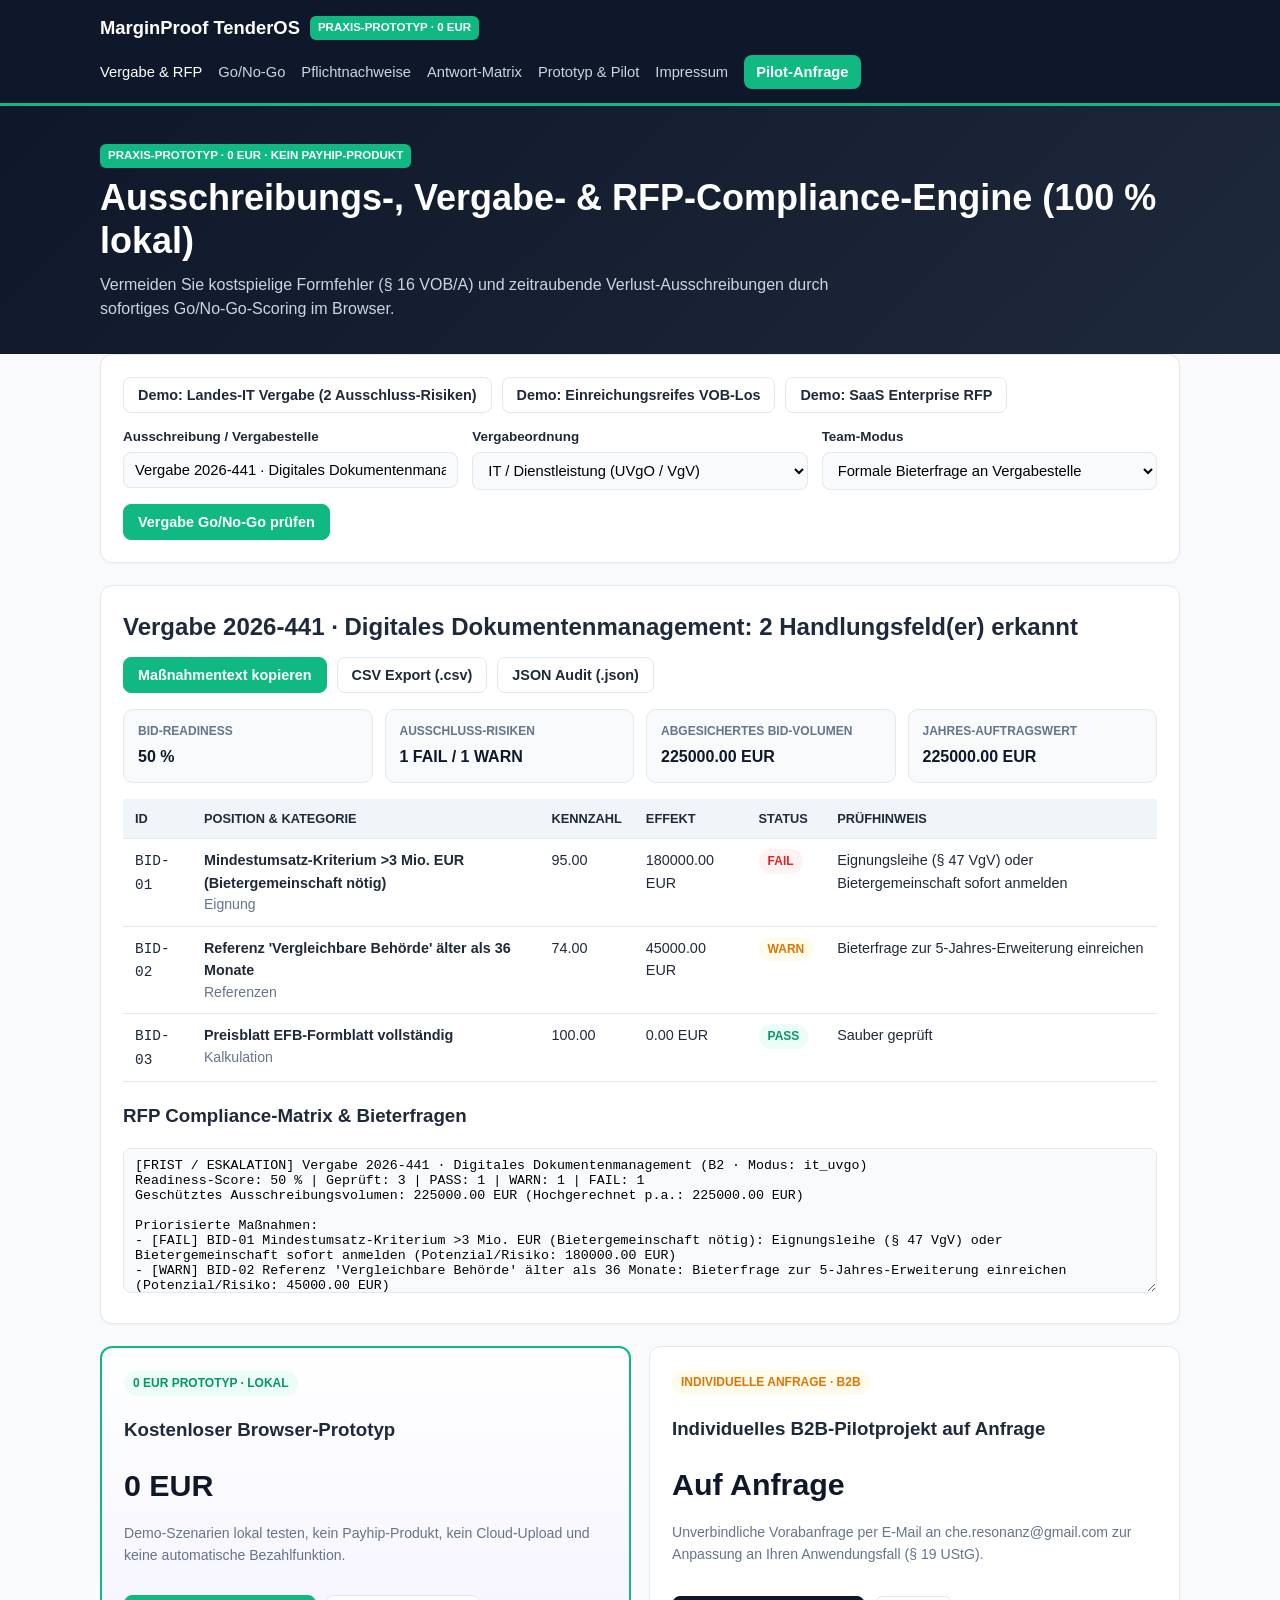
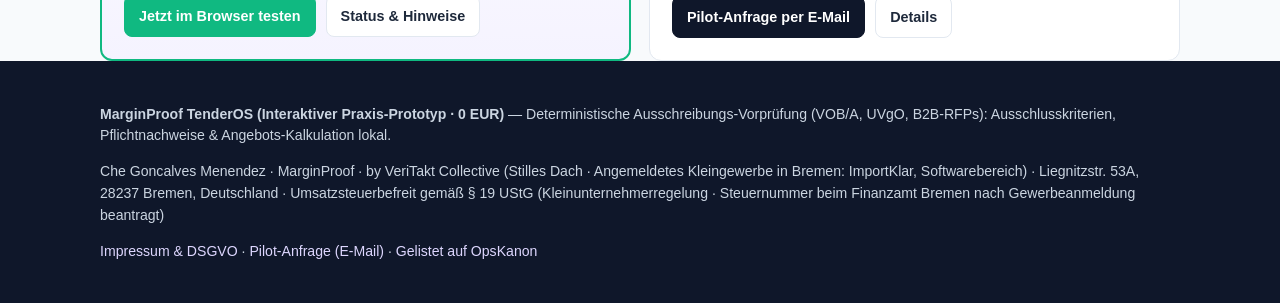
<file: index.html>
<!DOCTYPE html>
<html lang="de">
<head>
  <meta charset="utf-8" />
  <meta name="viewport" content="width=device-width, initial-scale=1" />
  <title>MarginProof TenderOS — Ausschreibungs-Go/No-Go &amp; RFP-Compliance (Bau &amp; IT-KMU)</title>
  <meta name="description" content="Deterministische Ausschreibungs-Vorprüfung (VOB/A, UVgO, B2B-RFPs): Ausschlusskriterien, Pflichtnachweise &amp; Angebots-Kalkulation lokal." />
  <link rel="canonical" href="https://cheresonanz-design.github.io/veritakt-vergabe-rfp/" />
  <link rel="stylesheet" href="assets/styles.css" />
  <script type="application/ld+json">{"@context": "https://schema.org", "@type": "SoftwareApplication", "name": "MarginProof TenderOS", "applicationCategory": "BusinessApplication", "offers": {"@type": "Offer", "price": "0", "priceCurrency": "EUR"}, "url": "https://cheresonanz-design.github.io/veritakt-vergabe-rfp/"}</script>
</head>
<body>
  <header class="topbar">
    <div class="container topbar-inner">
      <a class="brand-mark" href="index.html"><span>MarginProof TenderOS</span><span class="brand-badge">PRAXIS-PROTOTYP · 0 EUR</span></a>
      <nav class="nav-links" aria-label="Hauptnavigation"><a href="index.html" class="active">Vergabe &amp; RFP</a>
<a href="go-nogo-scoring/" class="">Go/No-Go</a>
<a href="pflichtnachweise-check/" class="">Pflichtnachweise</a>
<a href="angebots-matrix/" class="">Antwort-Matrix</a>
<a href="pro/" class="">Prototyp &amp; Pilot</a>
<a href="legal/" class="">Impressum</a><a href="pro/" class="nav-cta">Pilot-Anfrage</a></nav>
    </div>
  </header>
  
  <section class="hero"><div class="container"><span class="brand-badge" style="margin-bottom:8px;display:inline-block;">PRAXIS-PROTOTYP · 0 EUR · KEIN PAYHIP-PRODUKT</span><h1>Ausschreibungs-, Vergabe- &amp; RFP-Compliance-Engine (100 % lokal)</h1><p>Vermeiden Sie kostspielige Formfehler (§ 16 VOB/A) und zeitraubende Verlust-Ausschreibungen durch sofortiges Go/No-Go-Scoring im Browser.</p></div></section>
  <main class="container">
    <div class="card">
      <div class="btn-row" style="margin-top:0;margin-bottom:14px;">
        <button type="button" class="btn" id="sample1Btn">Demo: Landes-IT Vergabe (2 Ausschluss-Risiken)</button>
        <button type="button" class="btn" id="sample2Btn">Demo: Einreichungsreifes VOB-Los</button>
        <button type="button" class="btn" id="sample3Btn">Demo: SaaS Enterprise RFP</button>
      </div>
      <div class="form-grid">
        <div><label for="profileInput">Ausschreibung / Vergabestelle</label><input type="text" id="profileInput" /></div>
        <div><label for="modeSelect">Vergabeordnung</label><select id="modeSelect"><option value="it_uvgo">IT / Dienstleistung (UVgO / VgV)</option><option value="bau_vob">Bau &amp; Ausbau (VOB/A)</option><option value="b2b_rfp">Konzern B2B-RFP</option></select></div>
        <div><label for="toneSelect">Team-Modus</label><select id="toneSelect"><option value="executive">Bid-Manager Checkliste</option><option value="streng">Formale Bieterfrage an Vergabestelle</option></select></div>
      </div>
      <div class="btn-row"><button type="button" class="btn btn-primary" id="runCheckBtn">Vergabe Go/No-Go prüfen</button></div>
    </div>

    <div id="resultCard" class="card hidden">
      <div style="display:flex;flex-wrap:wrap;justify-content:space-between;align-items:center;gap:12px;">
        <h2 id="resultHeadline" style="margin:0;">Ergebnis</h2>
        <div class="btn-row" style="margin:0;">
          <button type="button" class="btn btn-primary" id="copyActionBtn">Maßnahmentext kopieren</button>
          <button type="button" class="btn" id="dlCsvBtn">CSV Export (.csv)</button>
          <button type="button" class="btn" id="dlJsonBtn">JSON Audit (.json)</button>
        </div>
      </div>
      <div class="kpi-grid">
        <div class="kpi-box"><div class="kpi-label">Bid-Readiness</div><div class="kpi-val" id="kpi1Val">-</div></div>
        <div class="kpi-box"><div class="kpi-label">Ausschluss-Risiken</div><div class="kpi-val" id="kpi2Val">-</div></div>
        <div class="kpi-box"><div class="kpi-label">Abgesichertes Bid-Volumen</div><div class="kpi-val" id="kpi3Val">-</div></div>
        <div class="kpi-box"><div class="kpi-label">Jahres-Auftragswert</div><div class="kpi-val" id="kpi4Val">-</div></div>
      </div>
      <div class="table-wrap"><table><thead><tr><th>ID</th><th>Position &amp; Kategorie</th><th>Kennzahl</th><th>Effekt</th><th>Status</th><th>Prüfhinweis</th></tr></thead><tbody id="entriesBody"></tbody></table></div>
      <h3>RFP Compliance-Matrix &amp; Bieterfragen</h3>
      <textarea id="actionBox" readonly aria-label="Maßnahmentext"></textarea>
    </div>

    <div class="pricing-grid">
      <div class="offer-card highlight"><div><span class="badge badge-pass">0 EUR PROTOTYP · LOKAL</span><h3>Kostenloser Browser-Prototyp</h3><div class="offer-price">0 EUR</div><p class="muted">Demo-Szenarien lokal testen, kein Payhip-Produkt, kein Cloud-Upload und keine automatische Bezahlfunktion.</p></div><div class="btn-row"><a href="#top" class="btn btn-primary">Jetzt im Browser testen</a><a href="pro/" class="btn">Status &amp; Hinweise</a></div></div>
      <div class="offer-card"><div><span class="badge badge-warn">INDIVIDUELLE ANFRAGE · B2B</span><h3>Individuelles B2B-Pilotprojekt auf Anfrage</h3><div class="offer-price">Auf Anfrage</div><p class="muted">Unverbindliche Vorabanfrage per E-Mail an che.resonanz@gmail.com zur Anpassung an Ihren Anwendungsfall (§ 19 UStG).</p></div><div class="btn-row"><a href="mailto:che.resonanz@gmail.com?subject=Unverbindliche%20B2B-Pilotanfrage%3A%20MarginProof%20TenderOS" class="btn btn-dark">Pilot-Anfrage per E-Mail</a><a href="pro/" class="btn">Details</a></div></div>
    </div>
  </main>
  <footer class="footer">
    <div class="container">
      <p><strong>MarginProof TenderOS (Interaktiver Praxis-Prototyp · 0 EUR)</strong> — Deterministische Ausschreibungs-Vorprüfung (VOB/A, UVgO, B2B-RFPs): Ausschlusskriterien, Pflichtnachweise &amp; Angebots-Kalkulation lokal.</p>
      <p>Che Goncalves Menendez · MarginProof · by VeriTakt Collective (Stilles Dach · Angemeldetes Kleingewerbe in Bremen: ImportKlar, Softwarebereich) · Liegnitzstr. 53A, 28237 Bremen, Deutschland · Umsatzsteuerbefreit gemäß § 19 UStG (Kleinunternehmerregelung · Steuernummer beim Finanzamt Bremen nach Gewerbeanmeldung beantragt)</p>
      <p><a href="legal/">Impressum &amp; DSGVO</a> · <a href="pro/">Pilot-Anfrage (E-Mail)</a> · <a href="https://cheresonanz-design.github.io/opskanon-directory/" target="_blank" rel="noopener">Gelistet auf OpsKanon</a></p>
    </div>
  </footer>
  <script src="assets/vergabe_rfp_engine.js"></script><script src="assets/app.js"></script>
</body>
</html>
</file>
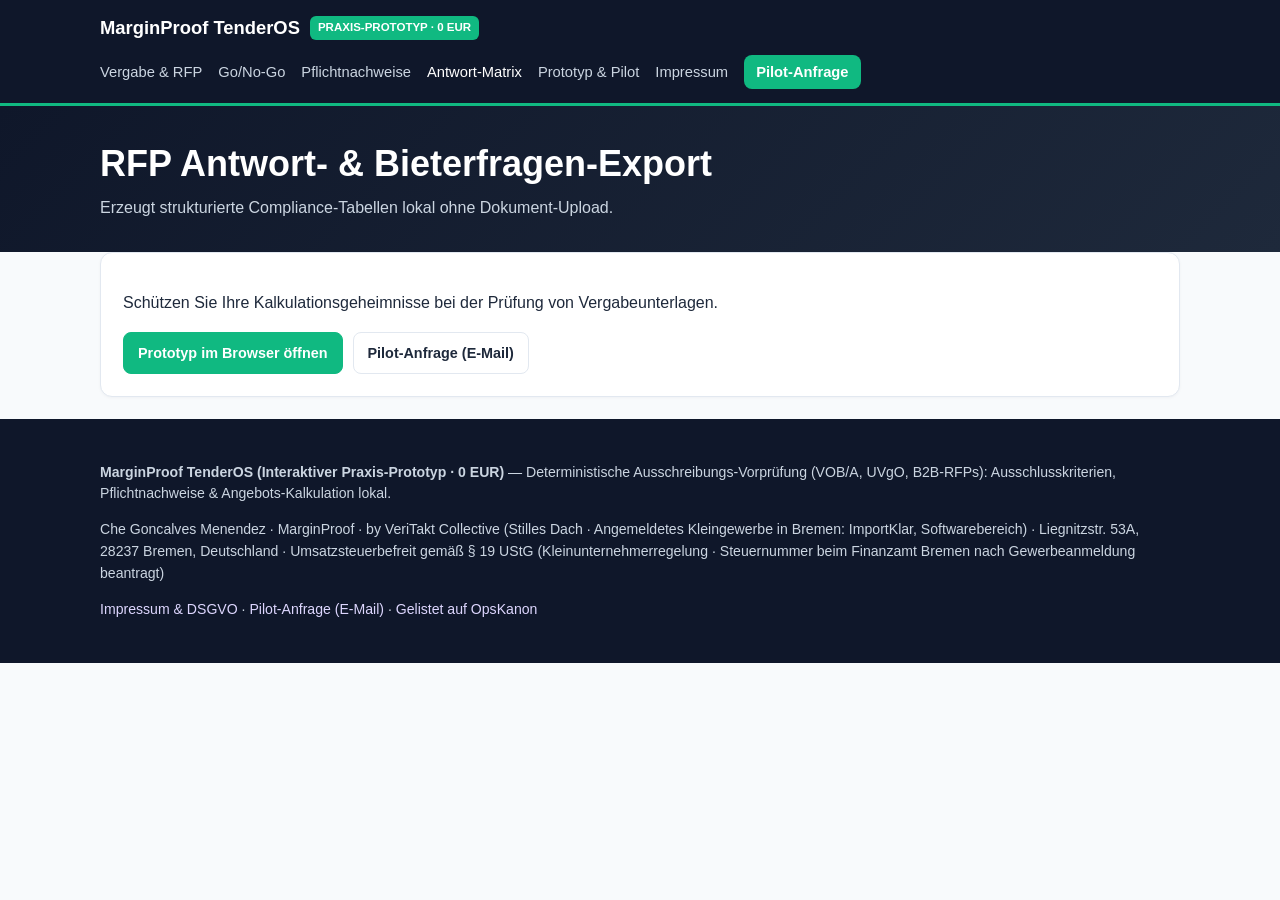
<file: angebots-matrix/index.html>
<!DOCTYPE html>
<html lang="de">
<head>
  <meta charset="utf-8" />
  <meta name="viewport" content="width=device-width, initial-scale=1" />
  <title>RFP Antwort- &amp; Bieterfragen-Export — MarginProof TenderOS</title>
  <meta name="description" content="Erzeugt strukturierte Compliance-Tabellen lokal ohne Dokument-Upload." />
  <link rel="canonical" href="https://cheresonanz-design.github.io/veritakt-vergabe-rfp/angebots-matrix/" />
  <link rel="stylesheet" href="../assets/styles.css" />
  
</head>
<body>
  <header class="topbar">
    <div class="container topbar-inner">
      <a class="brand-mark" href="../index.html"><span>MarginProof TenderOS</span><span class="brand-badge">PRAXIS-PROTOTYP · 0 EUR</span></a>
      <nav class="nav-links" aria-label="Hauptnavigation"><a href="../index.html" class="">Vergabe &amp; RFP</a>
<a href="../go-nogo-scoring/" class="">Go/No-Go</a>
<a href="../pflichtnachweise-check/" class="">Pflichtnachweise</a>
<a href="../angebots-matrix/" class="active">Antwort-Matrix</a>
<a href="../pro/" class="">Prototyp &amp; Pilot</a>
<a href="../legal/" class="">Impressum</a><a href="../pro/" class="nav-cta">Pilot-Anfrage</a></nav>
    </div>
  </header>
  <section class="hero"><div class="container"><h1>RFP Antwort- &amp; Bieterfragen-Export</h1><p>Erzeugt strukturierte Compliance-Tabellen lokal ohne Dokument-Upload.</p></div></section><main class="container"><div class="card"><p>Schützen Sie Ihre Kalkulationsgeheimnisse bei der Prüfung von Vergabeunterlagen.</p><div class="btn-row"><a href="../index.html" class="btn btn-primary">Prototyp im Browser öffnen</a><a href="../pro/" class="btn">Pilot-Anfrage (E-Mail)</a></div></div></main>
  <footer class="footer">
    <div class="container">
      <p><strong>MarginProof TenderOS (Interaktiver Praxis-Prototyp · 0 EUR)</strong> — Deterministische Ausschreibungs-Vorprüfung (VOB/A, UVgO, B2B-RFPs): Ausschlusskriterien, Pflichtnachweise &amp; Angebots-Kalkulation lokal.</p>
      <p>Che Goncalves Menendez · MarginProof · by VeriTakt Collective (Stilles Dach · Angemeldetes Kleingewerbe in Bremen: ImportKlar, Softwarebereich) · Liegnitzstr. 53A, 28237 Bremen, Deutschland · Umsatzsteuerbefreit gemäß § 19 UStG (Kleinunternehmerregelung · Steuernummer beim Finanzamt Bremen nach Gewerbeanmeldung beantragt)</p>
      <p><a href="../legal/">Impressum &amp; DSGVO</a> · <a href="../pro/">Pilot-Anfrage (E-Mail)</a> · <a href="https://cheresonanz-design.github.io/opskanon-directory/" target="_blank" rel="noopener">Gelistet auf OpsKanon</a></p>
    </div>
  </footer>
  
</body>
</html>
</file>
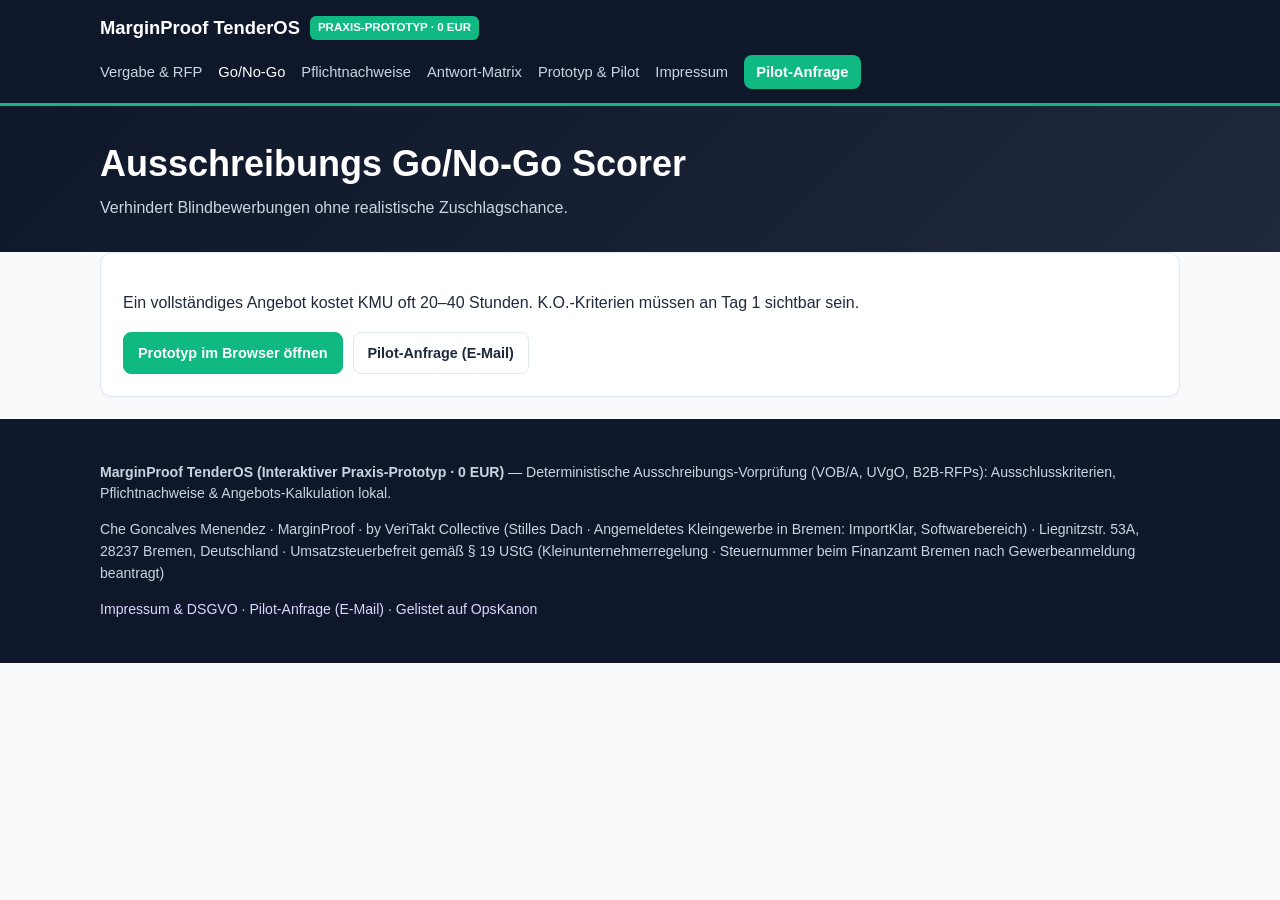
<file: go-nogo-scoring/index.html>
<!DOCTYPE html>
<html lang="de">
<head>
  <meta charset="utf-8" />
  <meta name="viewport" content="width=device-width, initial-scale=1" />
  <title>Ausschreibungs Go/No-Go Scorer — MarginProof TenderOS</title>
  <meta name="description" content="Verhindert Blindbewerbungen ohne realistische Zuschlagschance." />
  <link rel="canonical" href="https://cheresonanz-design.github.io/veritakt-vergabe-rfp/go-nogo-scoring/" />
  <link rel="stylesheet" href="../assets/styles.css" />
  
</head>
<body>
  <header class="topbar">
    <div class="container topbar-inner">
      <a class="brand-mark" href="../index.html"><span>MarginProof TenderOS</span><span class="brand-badge">PRAXIS-PROTOTYP · 0 EUR</span></a>
      <nav class="nav-links" aria-label="Hauptnavigation"><a href="../index.html" class="">Vergabe &amp; RFP</a>
<a href="../go-nogo-scoring/" class="active">Go/No-Go</a>
<a href="../pflichtnachweise-check/" class="">Pflichtnachweise</a>
<a href="../angebots-matrix/" class="">Antwort-Matrix</a>
<a href="../pro/" class="">Prototyp &amp; Pilot</a>
<a href="../legal/" class="">Impressum</a><a href="../pro/" class="nav-cta">Pilot-Anfrage</a></nav>
    </div>
  </header>
  <section class="hero"><div class="container"><h1>Ausschreibungs Go/No-Go Scorer</h1><p>Verhindert Blindbewerbungen ohne realistische Zuschlagschance.</p></div></section><main class="container"><div class="card"><p>Ein vollständiges Angebot kostet KMU oft 20–40 Stunden. K.O.-Kriterien müssen an Tag 1 sichtbar sein.</p><div class="btn-row"><a href="../index.html" class="btn btn-primary">Prototyp im Browser öffnen</a><a href="../pro/" class="btn">Pilot-Anfrage (E-Mail)</a></div></div></main>
  <footer class="footer">
    <div class="container">
      <p><strong>MarginProof TenderOS (Interaktiver Praxis-Prototyp · 0 EUR)</strong> — Deterministische Ausschreibungs-Vorprüfung (VOB/A, UVgO, B2B-RFPs): Ausschlusskriterien, Pflichtnachweise &amp; Angebots-Kalkulation lokal.</p>
      <p>Che Goncalves Menendez · MarginProof · by VeriTakt Collective (Stilles Dach · Angemeldetes Kleingewerbe in Bremen: ImportKlar, Softwarebereich) · Liegnitzstr. 53A, 28237 Bremen, Deutschland · Umsatzsteuerbefreit gemäß § 19 UStG (Kleinunternehmerregelung · Steuernummer beim Finanzamt Bremen nach Gewerbeanmeldung beantragt)</p>
      <p><a href="../legal/">Impressum &amp; DSGVO</a> · <a href="../pro/">Pilot-Anfrage (E-Mail)</a> · <a href="https://cheresonanz-design.github.io/opskanon-directory/" target="_blank" rel="noopener">Gelistet auf OpsKanon</a></p>
    </div>
  </footer>
  
</body>
</html>
</file>
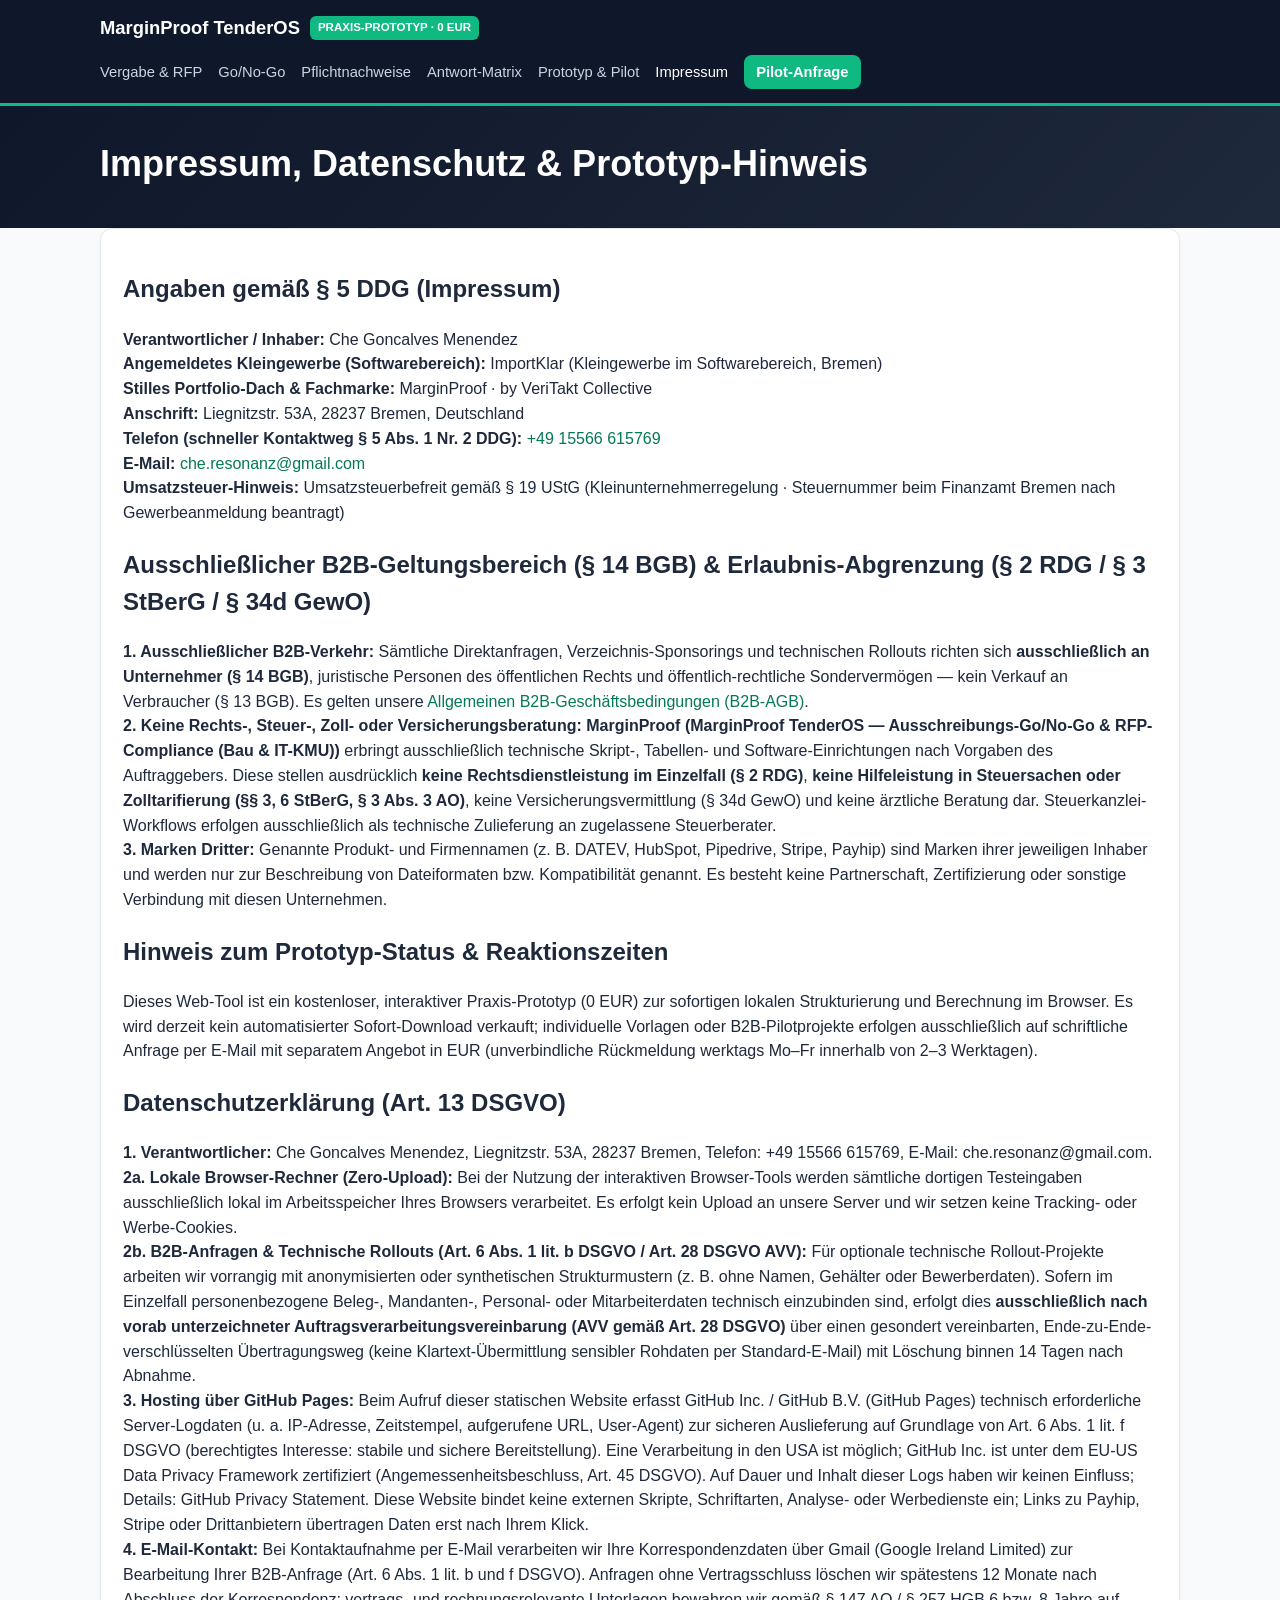
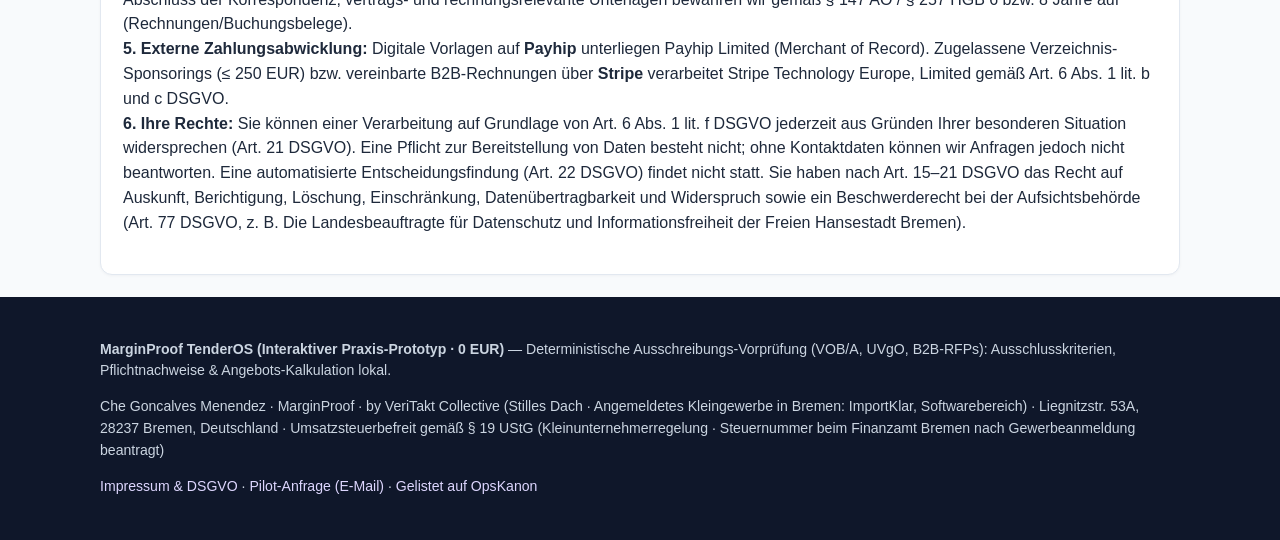
<file: legal/index.html>
<!DOCTYPE html>
<html lang="de">
<head>
  <meta charset="utf-8" />
  <meta name="viewport" content="width=device-width, initial-scale=1" />
  <title>Impressum &amp; Datenschutz — MarginProof TenderOS</title>
  <meta name="description" content="Anbieterkennzeichnung § 5 DDG &amp; Art. 13 DSGVO." />
  <link rel="canonical" href="https://cheresonanz-design.github.io/veritakt-vergabe-rfp/legal/" />
  <link rel="stylesheet" href="../assets/styles.css" />
  
</head>
<body>
  <header class="topbar">
    <div class="container topbar-inner">
      <a class="brand-mark" href="../index.html"><span>MarginProof TenderOS</span><span class="brand-badge">PRAXIS-PROTOTYP · 0 EUR</span></a>
      <nav class="nav-links" aria-label="Hauptnavigation"><a href="../index.html" class="">Vergabe &amp; RFP</a>
<a href="../go-nogo-scoring/" class="">Go/No-Go</a>
<a href="../pflichtnachweise-check/" class="">Pflichtnachweise</a>
<a href="../angebots-matrix/" class="">Antwort-Matrix</a>
<a href="../pro/" class="">Prototyp &amp; Pilot</a>
<a href="../legal/" class="active">Impressum</a><a href="../pro/" class="nav-cta">Pilot-Anfrage</a></nav>
    </div>
  </header>
  <section class="hero"><div class="container"><h1>Impressum, Datenschutz &amp; Prototyp-Hinweis</h1></div></section><main class="container">
    <div class="card">
      <h2>Angaben gemäß § 5 DDG (Impressum)</h2>
      <p>
        <strong>Verantwortlicher / Inhaber:</strong> Che Goncalves Menendez<br />
        <strong>Angemeldetes Kleingewerbe (Softwarebereich):</strong> ImportKlar (Kleingewerbe im Softwarebereich, Bremen)<br />
        <strong>Stilles Portfolio-Dach &amp; Fachmarke:</strong> MarginProof · by VeriTakt Collective<br />
        <strong>Anschrift:</strong> Liegnitzstr. 53A, 28237 Bremen, Deutschland<br />
        <strong>Telefon (schneller Kontaktweg § 5 Abs. 1 Nr. 2 DDG):</strong> <a href="tel:+4915566615769">+49 15566 615769</a><br />
        <strong>E-Mail:</strong> <a href="mailto:che.resonanz@gmail.com">che.resonanz@gmail.com</a><br />
        <strong>Umsatzsteuer-Hinweis:</strong> Umsatzsteuerbefreit gemäß § 19 UStG (Kleinunternehmerregelung · Steuernummer beim Finanzamt Bremen nach Gewerbeanmeldung beantragt)
      </p>

      <h2>Ausschließlicher B2B-Geltungsbereich (§ 14 BGB) &amp; Erlaubnis-Abgrenzung (§ 2 RDG / § 3 StBerG / § 34d GewO)</h2>
      <p>
        <strong>1. Ausschließlicher B2B-Verkehr:</strong> Sämtliche Direktanfragen, Verzeichnis-Sponsorings und technischen Rollouts richten sich
        <strong>ausschließlich an Unternehmer (§ 14 BGB)</strong>, juristische Personen des öffentlichen Rechts und öffentlich-rechtliche Sondervermögen — kein Verkauf an Verbraucher (§ 13 BGB).
        Es gelten unsere <a href="https://cheresonanz-design.github.io/opskanon-directory/agb/" target="_blank" rel="noopener">Allgemeinen B2B-Geschäftsbedingungen (B2B-AGB)</a>.<br />
        <strong>2. Keine Rechts-, Steuer-, Zoll- oder Versicherungsberatung:</strong> <strong>MarginProof (MarginProof TenderOS — Ausschreibungs-Go/No-Go &amp; RFP-Compliance (Bau &amp; IT-KMU))</strong> erbringt ausschließlich
        technische Skript-, Tabellen- und Software-Einrichtungen nach Vorgaben des Auftraggebers. Diese stellen ausdrücklich <strong>keine Rechtsdienstleistung im Einzelfall (§ 2 RDG)</strong>,
        <strong>keine Hilfeleistung in Steuersachen oder Zolltarifierung (§§ 3, 6 StBerG, § 3 Abs. 3 AO)</strong>, keine Versicherungsvermittlung (§ 34d GewO) und keine ärztliche Beratung dar.
        Steuerkanzlei-Workflows erfolgen ausschließlich als technische Zulieferung an zugelassene Steuerberater.<br />
        <strong>3. Marken Dritter:</strong> Genannte Produkt- und Firmennamen (z. B. DATEV, HubSpot, Pipedrive, Stripe, Payhip) sind Marken ihrer jeweiligen Inhaber
        und werden nur zur Beschreibung von Dateiformaten bzw. Kompatibilität genannt. Es besteht keine Partnerschaft, Zertifizierung oder sonstige Verbindung mit diesen Unternehmen.
      </p>
      
      <h2>Hinweis zum Prototyp-Status &amp; Reaktionszeiten</h2>
      <p>
        Dieses Web-Tool ist ein kostenloser, interaktiver Praxis-Prototyp (0 EUR) zur sofortigen lokalen Strukturierung und Berechnung im Browser.
        Es wird derzeit kein automatisierter Sofort-Download verkauft; individuelle Vorlagen oder B2B-Pilotprojekte erfolgen ausschließlich
        auf schriftliche Anfrage per E-Mail mit separatem Angebot in EUR (unverbindliche Rückmeldung werktags Mo–Fr innerhalb von 2–3 Werktagen).
      </p>

      <h2>Datenschutzerklärung (Art. 13 DSGVO)</h2>
      <p>
        <strong>1. Verantwortlicher:</strong> Che Goncalves Menendez, Liegnitzstr. 53A, 28237 Bremen, Telefon: +49 15566 615769, E-Mail: che.resonanz@gmail.com.<br />
        <strong>2a. Lokale Browser-Rechner (Zero-Upload):</strong> Bei der Nutzung der interaktiven Browser-Tools werden sämtliche dortigen Testeingaben
        ausschließlich lokal im Arbeitsspeicher Ihres Browsers verarbeitet. Es erfolgt kein Upload an unsere Server und wir setzen keine Tracking- oder Werbe-Cookies.<br />
        <strong>2b. B2B-Anfragen &amp; Technische Rollouts (Art. 6 Abs. 1 lit. b DSGVO / Art. 28 DSGVO AVV):</strong> Für optionale technische Rollout-Projekte arbeiten wir
        vorrangig mit anonymisierten oder synthetischen Strukturmustern (z. B. ohne Namen, Gehälter oder Bewerberdaten). Sofern im Einzelfall personenbezogene Beleg-, Mandanten-,
        Personal- oder Mitarbeiterdaten technisch einzubinden sind, erfolgt dies <strong>ausschließlich nach vorab unterzeichneter Auftragsverarbeitungsvereinbarung (AVV gemäß Art. 28 DSGVO)</strong>
        über einen gesondert vereinbarten, Ende-zu-Ende-verschlüsselten Übertragungsweg (keine Klartext-Übermittlung sensibler Rohdaten per Standard-E-Mail) mit Löschung binnen 14 Tagen nach Abnahme.<br />
        <strong>3. Hosting über GitHub Pages:</strong> Beim Aufruf dieser statischen Website erfasst GitHub Inc. / GitHub B.V. (GitHub Pages) technisch erforderliche
        Server-Logdaten (u. a. IP-Adresse, Zeitstempel, aufgerufene URL, User-Agent) zur sicheren Auslieferung auf Grundlage von Art. 6 Abs. 1 lit. f DSGVO
        (berechtigtes Interesse: stabile und sichere Bereitstellung). Eine Verarbeitung in den USA ist möglich; GitHub Inc. ist unter dem EU-US Data Privacy Framework
        zertifiziert (Angemessenheitsbeschluss, Art. 45 DSGVO). Auf Dauer und Inhalt dieser Logs haben wir keinen Einfluss; Details: GitHub Privacy Statement.
        Diese Website bindet keine externen Skripte, Schriftarten, Analyse- oder Werbedienste ein; Links zu Payhip, Stripe oder Drittanbietern übertragen Daten erst nach Ihrem Klick.<br />
        <strong>4. E-Mail-Kontakt:</strong> Bei Kontaktaufnahme per E-Mail verarbeiten wir Ihre Korrespondenzdaten über Gmail (Google Ireland Limited) zur Bearbeitung Ihrer B2B-Anfrage (Art. 6 Abs. 1 lit. b und f DSGVO). Anfragen ohne Vertragsschluss löschen wir spätestens 12 Monate nach Abschluss der Korrespondenz;
        vertrags- und rechnungsrelevante Unterlagen bewahren wir gemäß § 147 AO / § 257 HGB 6 bzw. 8 Jahre auf (Rechnungen/Buchungsbelege).<br />
        <strong>5. Externe Zahlungsabwicklung:</strong> Digitale Vorlagen auf <strong>Payhip</strong> unterliegen Payhip Limited (Merchant of Record). Zugelassene Verzeichnis-Sponsorings (&le; 250 EUR) bzw. vereinbarte B2B-Rechnungen über <strong>Stripe</strong> verarbeitet Stripe Technology Europe, Limited gemäß Art. 6 Abs. 1 lit. b und c DSGVO.<br />
        <strong>6. Ihre Rechte:</strong> Sie können einer Verarbeitung auf Grundlage von Art. 6 Abs. 1 lit. f DSGVO jederzeit aus Gründen Ihrer besonderen Situation widersprechen (Art. 21 DSGVO).
        Eine Pflicht zur Bereitstellung von Daten besteht nicht; ohne Kontaktdaten können wir Anfragen jedoch nicht beantworten. Eine automatisierte Entscheidungsfindung (Art. 22 DSGVO) findet nicht statt.
        Sie haben nach Art. 15–21 DSGVO das Recht auf Auskunft, Berichtigung, Löschung, Einschränkung, Datenübertragbarkeit und Widerspruch sowie ein Beschwerderecht bei der Aufsichtsbehörde (Art. 77 DSGVO, z. B. Die Landesbeauftragte für Datenschutz und Informationsfreiheit der Freien Hansestadt Bremen).
      </p>
    </div>
    </main>
  <footer class="footer">
    <div class="container">
      <p><strong>MarginProof TenderOS (Interaktiver Praxis-Prototyp · 0 EUR)</strong> — Deterministische Ausschreibungs-Vorprüfung (VOB/A, UVgO, B2B-RFPs): Ausschlusskriterien, Pflichtnachweise &amp; Angebots-Kalkulation lokal.</p>
      <p>Che Goncalves Menendez · MarginProof · by VeriTakt Collective (Stilles Dach · Angemeldetes Kleingewerbe in Bremen: ImportKlar, Softwarebereich) · Liegnitzstr. 53A, 28237 Bremen, Deutschland · Umsatzsteuerbefreit gemäß § 19 UStG (Kleinunternehmerregelung · Steuernummer beim Finanzamt Bremen nach Gewerbeanmeldung beantragt)</p>
      <p><a href="../legal/">Impressum &amp; DSGVO</a> · <a href="../pro/">Pilot-Anfrage (E-Mail)</a> · <a href="https://cheresonanz-design.github.io/opskanon-directory/" target="_blank" rel="noopener">Gelistet auf OpsKanon</a></p>
    </div>
  </footer>
  
</body>
</html>
</file>
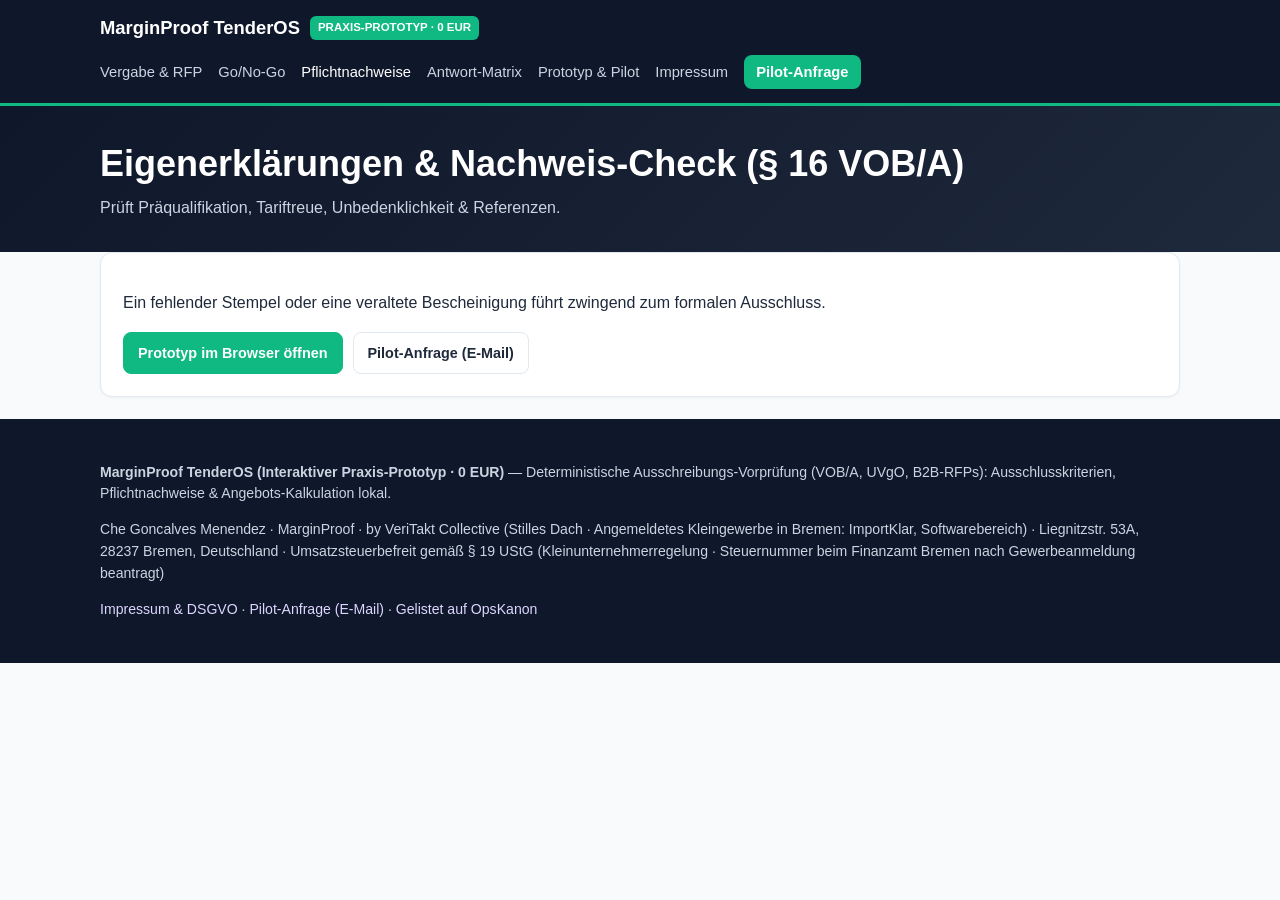
<file: pflichtnachweise-check/index.html>
<!DOCTYPE html>
<html lang="de">
<head>
  <meta charset="utf-8" />
  <meta name="viewport" content="width=device-width, initial-scale=1" />
  <title>Eigenerklärungen &amp; Nachweis-Check (§ 16 VOB/A) — MarginProof TenderOS</title>
  <meta name="description" content="Prüft Präqualifikation, Tariftreue, Unbedenklichkeit &amp; Referenzen." />
  <link rel="canonical" href="https://cheresonanz-design.github.io/veritakt-vergabe-rfp/pflichtnachweise-check/" />
  <link rel="stylesheet" href="../assets/styles.css" />
  
</head>
<body>
  <header class="topbar">
    <div class="container topbar-inner">
      <a class="brand-mark" href="../index.html"><span>MarginProof TenderOS</span><span class="brand-badge">PRAXIS-PROTOTYP · 0 EUR</span></a>
      <nav class="nav-links" aria-label="Hauptnavigation"><a href="../index.html" class="">Vergabe &amp; RFP</a>
<a href="../go-nogo-scoring/" class="">Go/No-Go</a>
<a href="../pflichtnachweise-check/" class="active">Pflichtnachweise</a>
<a href="../angebots-matrix/" class="">Antwort-Matrix</a>
<a href="../pro/" class="">Prototyp &amp; Pilot</a>
<a href="../legal/" class="">Impressum</a><a href="../pro/" class="nav-cta">Pilot-Anfrage</a></nav>
    </div>
  </header>
  <section class="hero"><div class="container"><h1>Eigenerklärungen &amp; Nachweis-Check (§ 16 VOB/A)</h1><p>Prüft Präqualifikation, Tariftreue, Unbedenklichkeit &amp; Referenzen.</p></div></section><main class="container"><div class="card"><p>Ein fehlender Stempel oder eine veraltete Bescheinigung führt zwingend zum formalen Ausschluss.</p><div class="btn-row"><a href="../index.html" class="btn btn-primary">Prototyp im Browser öffnen</a><a href="../pro/" class="btn">Pilot-Anfrage (E-Mail)</a></div></div></main>
  <footer class="footer">
    <div class="container">
      <p><strong>MarginProof TenderOS (Interaktiver Praxis-Prototyp · 0 EUR)</strong> — Deterministische Ausschreibungs-Vorprüfung (VOB/A, UVgO, B2B-RFPs): Ausschlusskriterien, Pflichtnachweise &amp; Angebots-Kalkulation lokal.</p>
      <p>Che Goncalves Menendez · MarginProof · by VeriTakt Collective (Stilles Dach · Angemeldetes Kleingewerbe in Bremen: ImportKlar, Softwarebereich) · Liegnitzstr. 53A, 28237 Bremen, Deutschland · Umsatzsteuerbefreit gemäß § 19 UStG (Kleinunternehmerregelung · Steuernummer beim Finanzamt Bremen nach Gewerbeanmeldung beantragt)</p>
      <p><a href="../legal/">Impressum &amp; DSGVO</a> · <a href="../pro/">Pilot-Anfrage (E-Mail)</a> · <a href="https://cheresonanz-design.github.io/opskanon-directory/" target="_blank" rel="noopener">Gelistet auf OpsKanon</a></p>
    </div>
  </footer>
  
</body>
</html>
</file>
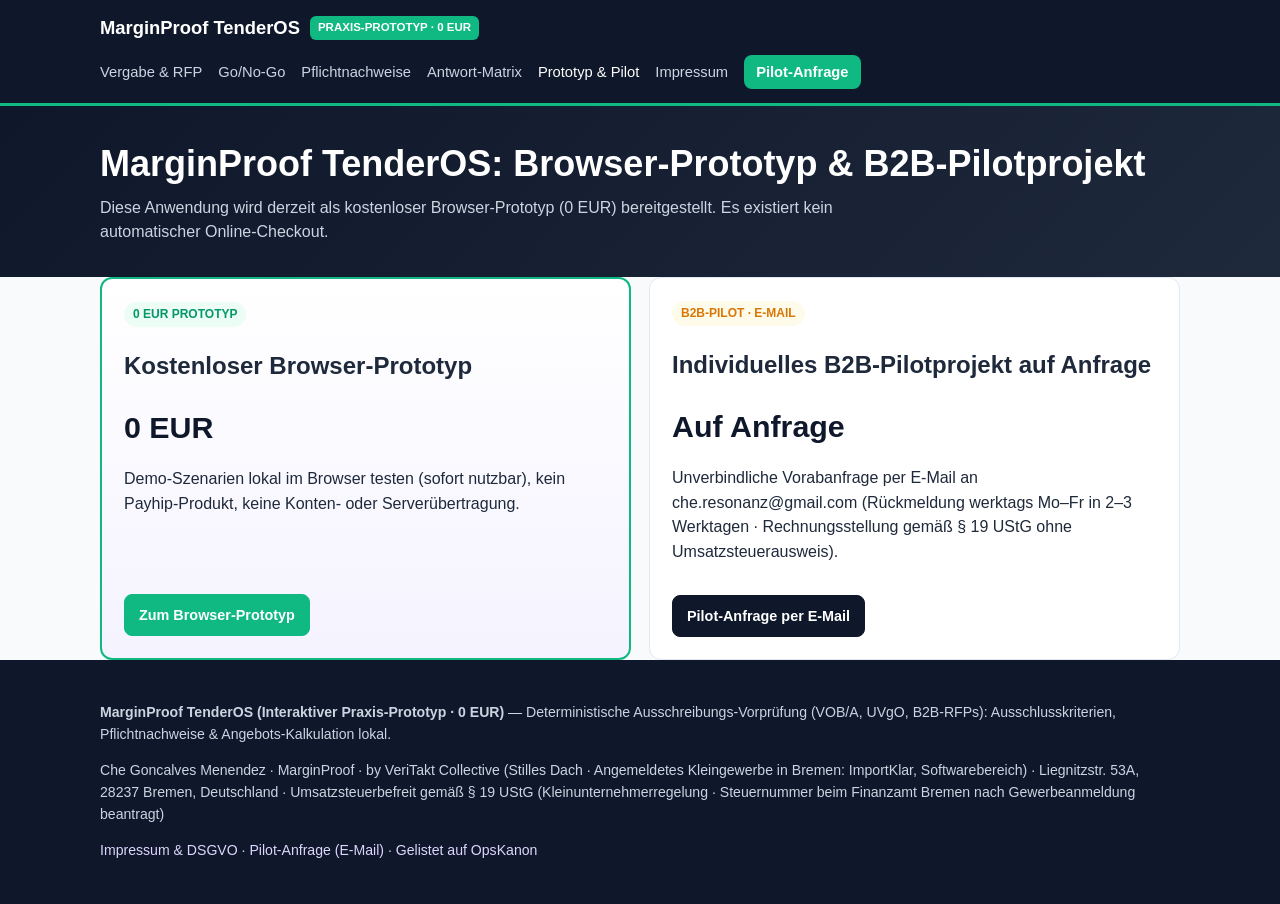
<file: pro/index.html>
<!DOCTYPE html>
<html lang="de">
<head>
  <meta charset="utf-8" />
  <meta name="viewport" content="width=device-width, initial-scale=1" />
  <title>MarginProof TenderOS — Kostenloser Browser-Prototyp &amp; B2B-Pilotanfrage</title>
  <meta name="description" content="Transparenter Prototyp-Status für MarginProof TenderOS ohne Payhip-Checkout." />
  <link rel="canonical" href="https://cheresonanz-design.github.io/veritakt-vergabe-rfp/pro/" />
  <link rel="stylesheet" href="../assets/styles.css" />
  
</head>
<body>
  <header class="topbar">
    <div class="container topbar-inner">
      <a class="brand-mark" href="../index.html"><span>MarginProof TenderOS</span><span class="brand-badge">PRAXIS-PROTOTYP · 0 EUR</span></a>
      <nav class="nav-links" aria-label="Hauptnavigation"><a href="../index.html" class="">Vergabe &amp; RFP</a>
<a href="../go-nogo-scoring/" class="">Go/No-Go</a>
<a href="../pflichtnachweise-check/" class="">Pflichtnachweise</a>
<a href="../angebots-matrix/" class="">Antwort-Matrix</a>
<a href="../pro/" class="active">Prototyp &amp; Pilot</a>
<a href="../legal/" class="">Impressum</a><a href="../pro/" class="nav-cta">Pilot-Anfrage</a></nav>
    </div>
  </header>
  <section class="hero"><div class="container"><h1>MarginProof TenderOS: Browser-Prototyp &amp; B2B-Pilotprojekt</h1><p>Diese Anwendung wird derzeit als kostenloser Browser-Prototyp (0 EUR) bereitgestellt. Es existiert kein automatischer Online-Checkout.</p></div></section><main class="container"><div class="pricing-grid"><div class="offer-card highlight"><div><span class="badge badge-pass">0 EUR PROTOTYP</span><h2>Kostenloser Browser-Prototyp</h2><div class="offer-price">0 EUR</div><p>Demo-Szenarien lokal im Browser testen (sofort nutzbar), kein Payhip-Produkt, keine Konten- oder Serverübertragung.</p></div><div class="btn-row"><a href="../index.html" class="btn btn-primary">Zum Browser-Prototyp</a></div></div><div class="offer-card"><div><span class="badge badge-warn">B2B-PILOT · E-MAIL</span><h2>Individuelles B2B-Pilotprojekt auf Anfrage</h2><div class="offer-price">Auf Anfrage</div><p>Unverbindliche Vorabanfrage per E-Mail an che.resonanz@gmail.com (Rückmeldung werktags Mo–Fr in 2–3 Werktagen · Rechnungsstellung gemäß § 19 UStG ohne Umsatzsteuerausweis).</p></div><div class="btn-row"><a href="mailto:che.resonanz@gmail.com?subject=Unverbindliche%20B2B-Pilotanfrage%3A%20MarginProof%20TenderOS" class="btn btn-dark">Pilot-Anfrage per E-Mail</a></div></div></div></main>
  <footer class="footer">
    <div class="container">
      <p><strong>MarginProof TenderOS (Interaktiver Praxis-Prototyp · 0 EUR)</strong> — Deterministische Ausschreibungs-Vorprüfung (VOB/A, UVgO, B2B-RFPs): Ausschlusskriterien, Pflichtnachweise &amp; Angebots-Kalkulation lokal.</p>
      <p>Che Goncalves Menendez · MarginProof · by VeriTakt Collective (Stilles Dach · Angemeldetes Kleingewerbe in Bremen: ImportKlar, Softwarebereich) · Liegnitzstr. 53A, 28237 Bremen, Deutschland · Umsatzsteuerbefreit gemäß § 19 UStG (Kleinunternehmerregelung · Steuernummer beim Finanzamt Bremen nach Gewerbeanmeldung beantragt)</p>
      <p><a href="../legal/">Impressum &amp; DSGVO</a> · <a href="../pro/">Pilot-Anfrage (E-Mail)</a> · <a href="https://cheresonanz-design.github.io/opskanon-directory/" target="_blank" rel="noopener">Gelistet auf OpsKanon</a></p>
    </div>
  </footer>
  
</body>
</html>
</file>
<file: assets/styles.css>
:root {
  --bg: #f8fafc; --surface: #ffffff; --slate-900: #0f172a; --slate-800: #1e293b; --slate-500: #64748b;
  --border: #e2e8f0; --accent: #10B981; --accent-dark: #047857; --emerald: #059669; --emerald-soft: #ecfdf5;
  --amber: #d97706; --amber-soft: #fffbeb; --red: #dc2626; --red-soft: #fef2f2; --radius: 12px;
}
* { box-sizing: border-box; }
body { margin: 0; font-family: -apple-system, BlinkMacSystemFont, "Segoe UI", Roboto, Inter, Arial, sans-serif; background: var(--bg); color: var(--slate-800); line-height: 1.55; }
a { color: var(--accent-dark); text-decoration: none; }
a:hover { text-decoration: underline; }
.container { max-width: 1120px; margin: 0 auto; padding: 0 20px; }
.topbar { background: var(--slate-900); color: #fff; border-bottom: 3px solid var(--accent); padding: 14px 0; }
.topbar-inner { display: flex; flex-wrap: wrap; justify-content: space-between; align-items: center; gap: 12px; }
.brand-mark { color: #fff; font-weight: 800; font-size: 1.15rem; display: flex; align-items: center; gap: 10px; }
.brand-badge { background: var(--accent); color: #fff; font-size: 0.72rem; padding: 3px 8px; border-radius: 6px; font-weight: 800; }
.nav-links { display: flex; flex-wrap: wrap; gap: 16px; align-items: center; font-size: 0.92rem; }
.nav-links a { color: #cbd5e1; font-weight: 500; }
.nav-links a:hover, .nav-links a.active { color: #fff; text-decoration: none; }
.nav-cta { background: var(--accent); color: #fff !important; padding: 6px 12px; border-radius: 8px; font-weight: 700 !important; }
.hero { background: linear-gradient(135deg, #0f172a 0%, #1e293b 100%); color: #fff; padding: 36px 0 32px; }
.hero h1 { margin: 0 0 10px; font-size: clamp(1.6rem, 3vw, 2.25rem); line-height: 1.2; }
.hero p { margin: 0; color: #cbd5e1; max-width: 740px; }
main { padding: 28px 0 48px; }
.card { background: var(--surface); border: 1px solid var(--border); border-radius: var(--radius); padding: 22px; margin-bottom: 22px; box-shadow: 0 1px 3px rgba(15,23,42,0.04); }
.form-grid { display: grid; grid-template-columns: repeat(auto-fit, minmax(210px, 1fr)); gap: 14px; }
label { display: block; font-size: 0.84rem; font-weight: 700; margin-bottom: 4px; }
input[type="text"], select, textarea { width: 100%; padding: 9px 11px; border: 1px solid var(--border); border-radius: 8px; font-size: 0.92rem; background: #f8fafc; font-family: inherit; }
textarea { min-height: 145px; resize: vertical; font-family: ui-monospace, SFMono-Regular, Menlo, Consolas, monospace; font-size: 0.83rem; }
.btn-row { display: flex; flex-wrap: wrap; gap: 10px; margin-top: 14px; }
.btn { display: inline-flex; align-items: center; justify-content: center; border: 1px solid var(--border); background: #fff; color: var(--slate-800); padding: 9px 14px; border-radius: 8px; font-size: 0.9rem; font-weight: 600; cursor: pointer; }
.btn:hover { background: #f1f5f9; text-decoration: none; }
.btn-primary { background: var(--accent); border-color: var(--accent); color: #fff; font-weight: 700; }
.btn-dark { background: var(--slate-900); border-color: var(--slate-900); color: #fff; }
.kpi-grid { display: grid; grid-template-columns: repeat(auto-fit, minmax(190px, 1fr)); gap: 12px; margin: 16px 0; }
.kpi-box { border: 1px solid var(--border); border-radius: 10px; padding: 12px 14px; background: #f8fafc; }
.kpi-label { font-size: 0.75rem; text-transform: uppercase; color: var(--slate-500); font-weight: 700; }
.kpi-val { font-size: 1rem; font-weight: 700; margin-top: 4px; color: var(--slate-900); }
.table-wrap { overflow-x: auto; }
table { width: 100%; border-collapse: collapse; font-size: 0.9rem; }
th, td { text-align: left; padding: 10px 12px; border-bottom: 1px solid var(--border); vertical-align: top; }
th { background: #f1f5f9; font-size: 0.8rem; text-transform: uppercase; }
.badge { display: inline-block; padding: 3px 9px; border-radius: 999px; font-size: 0.75rem; font-weight: 800; }
.badge-pass { background: var(--emerald-soft); color: var(--emerald); }
.badge-warn { background: var(--amber-soft); color: var(--amber); }
.badge-fail { background: var(--red-soft); color: var(--red); }
.pricing-grid { display: grid; grid-template-columns: repeat(auto-fit, minmax(290px, 1fr)); gap: 18px; }
.offer-card { border: 1px solid var(--border); border-radius: var(--radius); padding: 22px; background: #fff; display: flex; flex-direction: column; justify-content: space-between; }
.offer-card.highlight { border: 2px solid var(--accent); background: linear-gradient(180deg, #fff 0%, #f5f3ff 100%); }
.offer-price { font-size: 1.9rem; font-weight: 800; color: var(--slate-900); margin: 6px 0 12px; }
.footer { background: var(--slate-900); color: #cbd5e1; padding: 28px 0; font-size: 0.88rem; }
.footer a { color: #ddd6fe; }
.muted { color: var(--slate-500); font-size: 0.88rem; }
.hidden { display: none !important; }
</file>
